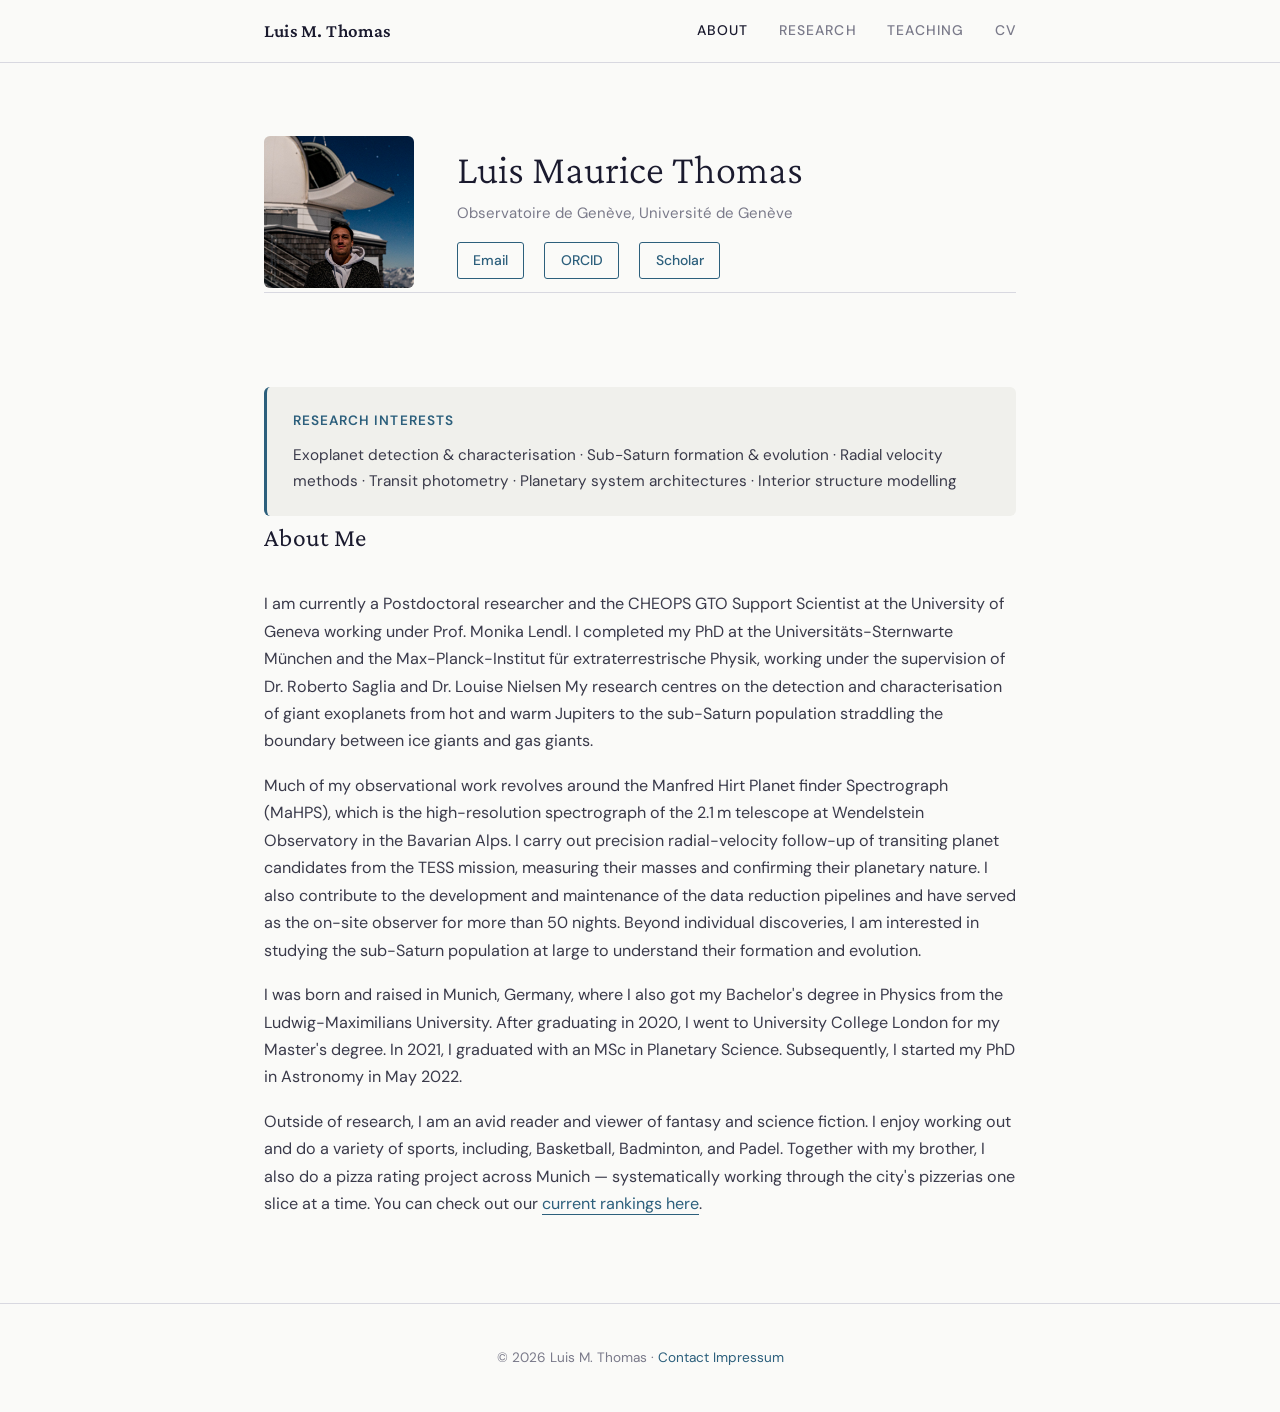
<file: index.html>
<!DOCTYPE html>
<html lang="en">
<head>
  <meta charset="UTF-8">
  <meta name="viewport" content="width=device-width, initial-scale=1.0">
  <title>Luis M. Thomas — Exoplanet Researcher</title>
  <meta name="description" content="PhD researcher in exoplanet detection and characterisation at LMU Munich and the Max Planck Institute for Extraterrestrial Physics.">
  <meta name="google-site-verification" content="ayD5KF917jxEvNdZZ9BDGF9L7ErZldsMIMGQnNhTNCA" />
  <link rel="preconnect" href="https://fonts.googleapis.com">
  <link rel="preconnect" href="https://fonts.gstatic.com" crossorigin>
  <link href="https://fonts.googleapis.com/css2?family=Crimson+Pro:ital,wght@0,300;0,400;0,600;1,400&family=DM+Sans:wght@400;500;600&display=swap" rel="stylesheet">
  <link rel="stylesheet" href="style.css">
</head>
<body>

  <nav>
    <div class="nav-inner">
      <a href="index.html" class="nav-name">Luis M. Thomas</a>
      <div class="nav-links">
        <a href="index.html" class="active">About</a>
        <a href="research.html">Research</a>
        <a href="teaching.html">Teaching</a>
        <a href="Images/CV_LT.pdf" target="_blank">CV</a>
      </div>
    </div>
  </nav>

  <div class="container">

    <section class="hero" id="top">
      <div class="hero-grid fade-in">
        <div class="hero-photo">
          <img src="Images/WST_photo.JPG" alt="Luis M. Thomas">
        </div>
        <div>
          <h1>Luis Maurice Thomas</h1>
          <div class="affiliation">
            Observatoire de Genève, Université de Genève
          </div>
          <div class="hero-links">
            <a href="mailto:luis.thomas@unige.ch">Email</a>
            <a href="https://orcid.org/0009-0006-1571-0306" target="_blank">ORCID</a>
            <a href="https://scholar.google.com/citations?user=QF1l3r8AAAAJ&hl=de" target="_blank">Scholar</a>
          </div>
        </div>
      </div>
    </section>

    <section class="about fade-in">
      <div class="research-interests">
        <h3>Research Interests</h3>
        <p>
          Exoplanet detection &amp; characterisation · Sub-Saturn formation &amp; evolution ·
          Radial velocity methods · Transit photometry · Planetary system architectures ·
          Interior structure modelling
        </p>
      </div>
      <h2 class="section-title">About Me</h2>
      <p>
        I am currently a Postdoctoral researcher and the CHEOPS GTO Support Scientist at the University of Geneva working under Prof. Monika Lendl.
        I completed my PhD at the Universitäts-Sternwarte München and the
        Max-Planck-Institut für extraterrestrische Physik, working under the supervision
        of Dr.&nbsp;Roberto Saglia and Dr.&nbsp;Louise Nielsen My research centres on the detection and
        characterisation of giant exoplanets from hot and warm Jupiters to the sub-Saturn population straddling the boundary between
        ice giants and gas giants.
      </p>
      <p>
        Much of my observational work revolves around the Manfred Hirt Planet finder Spectrograph (MaHPS), which is the high-resolution spectrograph of the 2.1&thinsp;m telescope at Wendelstein Observatory in the Bavarian Alps. 
        I carry out precision radial-velocity follow-up of transiting planet candidates from the TESS mission, measuring their masses and confirming their planetary nature. I also contribute to the development and maintenance of the data reduction pipelines and have served as the on-site observer for more than 50 nights.
        Beyond individual discoveries, I am interested in studying the sub-Saturn population at large to understand their formation and evolution.
        
      </p>
      <p>
        I was born and raised in Munich, Germany, where I also got my Bachelor's degree in Physics from the Ludwig-Maximilians University. 
        After graduating in 2020, I went to University College London for my Master's degree. In 2021, I graduated with an MSc in Planetary Science. 
        Subsequently, I started my PhD in Astronomy in May 2022. 
      </p>
      <p>
        Outside of research, I am an avid reader and viewer of fantasy and science fiction.
        I enjoy working out and do a variety of sports, including, Basketball, Badminton, and Padel. Together with my brother, I also do a pizza rating project across
        Munich — systematically working through the city's pizzerias one slice at a time.
        You can check out our <a href="Images/pizza_ranking.pdf" target="_blank" style="color: var(--accent); text-decoration: none; border-bottom: 1px solid var(--accent);">current rankings here</a>.
      </p>
    </section>

  </div>

  <footer>
    <div class="container">
      &copy; 2026 Luis M. Thomas ·
      <a href="mailto:lthomas@mpe.mpg.de">Contact</a>
      <a href="impressum.html">Impressum</a>
    </div>
  </footer>

  <script>
    document.addEventListener('DOMContentLoaded', () => {
      const observer = new IntersectionObserver((entries) => {
        entries.forEach(e => { if (e.isIntersecting) e.target.classList.add('visible'); });
      }, { threshold: 0.12 });
      document.querySelectorAll('.fade-in').forEach(el => observer.observe(el));
    });
  </script>
</body>
</html>
</file>
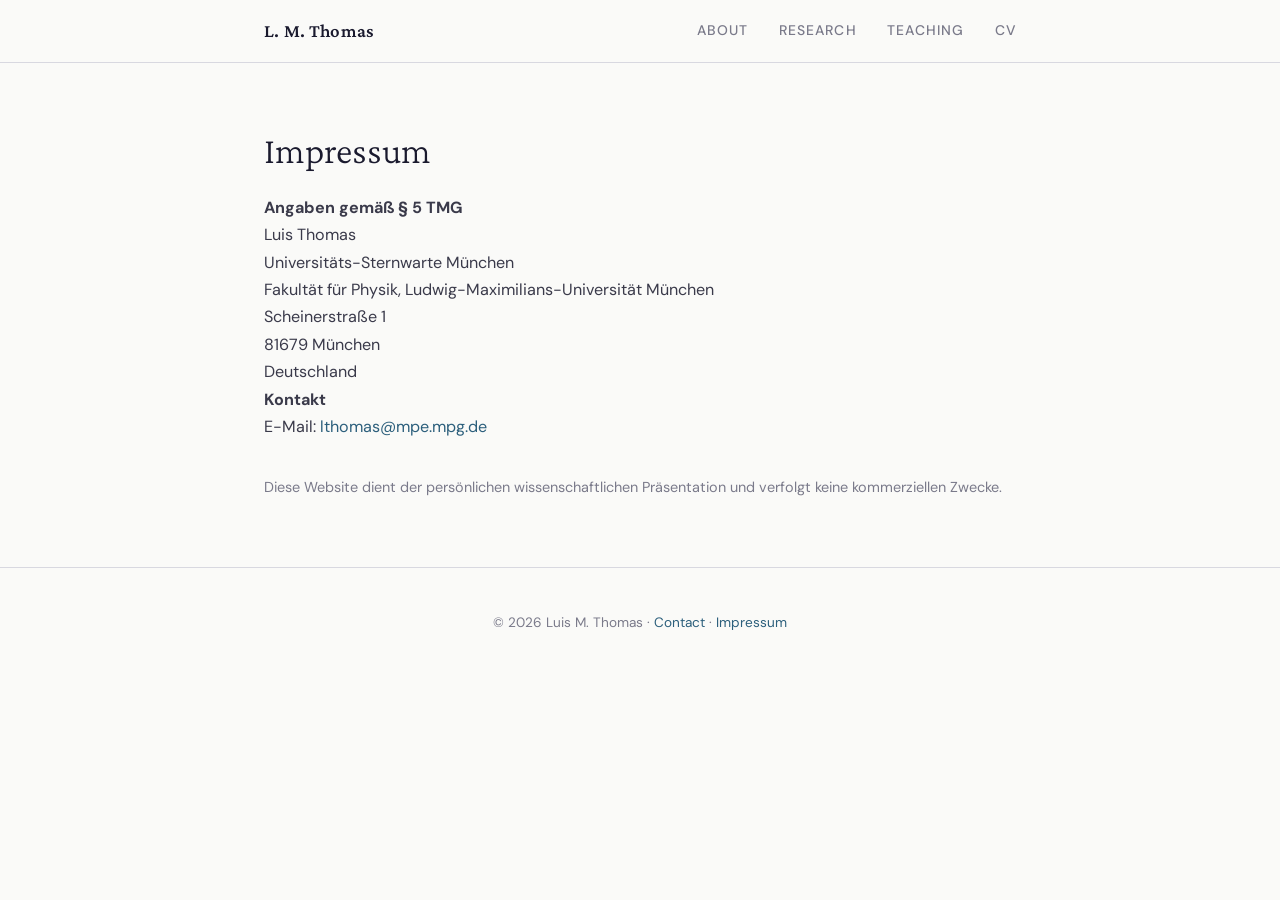
<file: impressum.html>
<!DOCTYPE html>
<html lang="de">
<head>
  <meta charset="UTF-8">
  <meta name="viewport" content="width=device-width, initial-scale=1.0">
  <title>Impressum — Luis M. Thomas</title>
  <link rel="preconnect" href="https://fonts.googleapis.com">
  <link rel="preconnect" href="https://fonts.gstatic.com" crossorigin>
  <link href="https://fonts.googleapis.com/css2?family=Crimson+Pro:ital,wght@0,300;0,400;0,600;1,400&family=DM+Sans:wght@400;500;600&display=swap" rel="stylesheet">
  <link rel="stylesheet" href="style.css">
</head>
<body>

  <nav>
    <div class="nav-inner">
      <a href="index.html" class="nav-name">L. M. Thomas</a>
      <div class="nav-links">
        <a href="index.html">About</a>
        <a href="research.html">Research</a>
        <a href="teaching.html">Teaching</a>
        <a href="Images/CV_LT.pdf" target="_blank">CV</a>
      </div>
    </div>
  </nav>

  <div class="container">

    <div class="page-header fade-in">
      <h1>Impressum</h1>
    </div>

    <section style="padding-top: 1rem;" class="fade-in">

      <div style="font-size: 0.95rem;">

        <p><strong>Angaben gemäß § 5 TMG</strong></p>

        <p>
          Luis Thomas<br>
          Universitäts-Sternwarte München<br>
          Fakultät für Physik, Ludwig-Maximilians-Universität München<br>
          Scheinerstraße 1<br>
          81679 München<br>
          Deutschland
        </p>

        <p>
          <strong>Kontakt</strong><br>
          E-Mail: <a href="mailto:lthomas@mpe.mpg.de" style="color: var(--accent); text-decoration: none;">lthomas@mpe.mpg.de</a>
        </p>

        <p style="margin-top: 2rem; font-size: 0.85rem; color: var(--muted);">
          Diese Website dient der persönlichen wissenschaftlichen Präsentation und verfolgt keine kommerziellen Zwecke.
        </p>

      </div>

    </section>

  </div>

  <footer>
    <div class="container">
      &copy; 2026 Luis M. Thomas ·
      <a href="mailto:lthomas@mpe.mpg.de">Contact</a> ·
      <a href="impressum.html">Impressum</a>
    </div>
  </footer>

  <script>
    document.addEventListener('DOMContentLoaded', () => {
      const observer = new IntersectionObserver((entries) => {
        entries.forEach(e => { if (e.isIntersecting) e.target.classList.add('visible'); });
      }, { threshold: 0.12 });
      document.querySelectorAll('.fade-in').forEach(el => observer.observe(el));
    });
  </script>
</body>
</html>
</file>
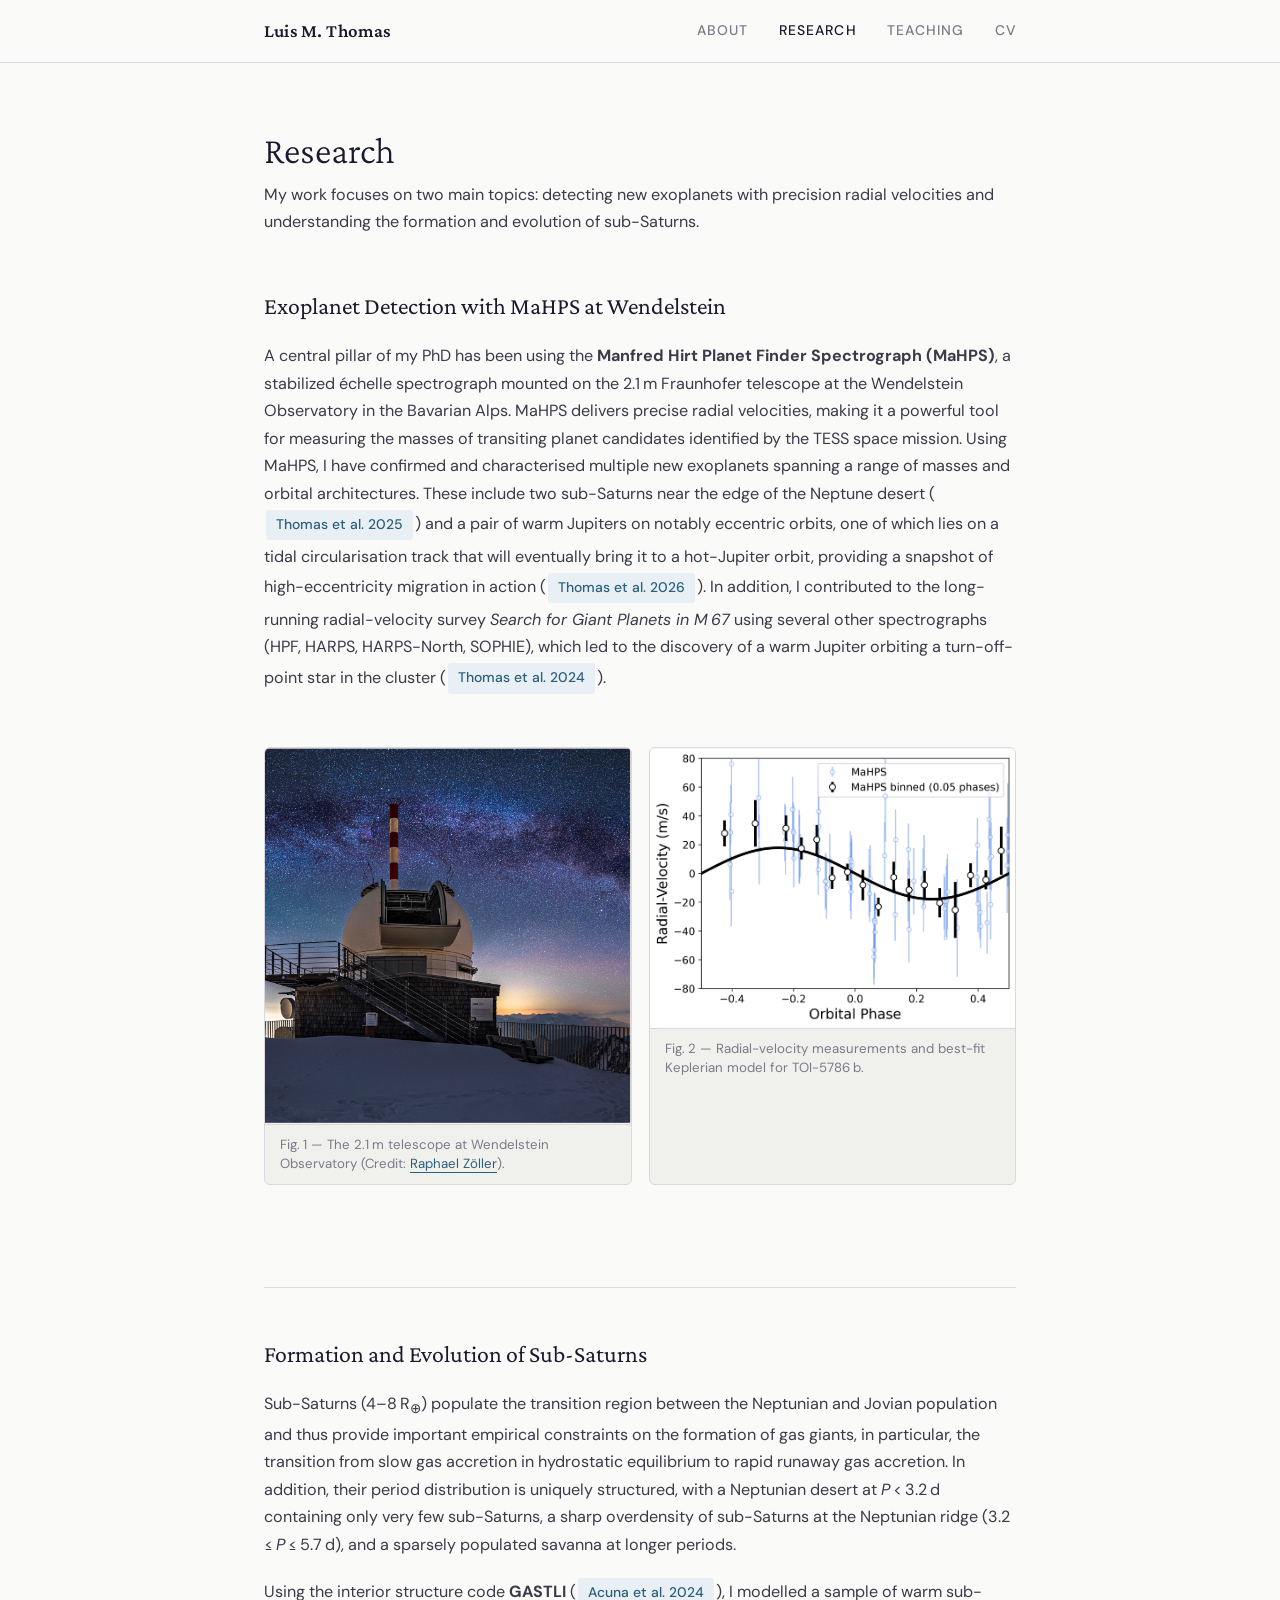
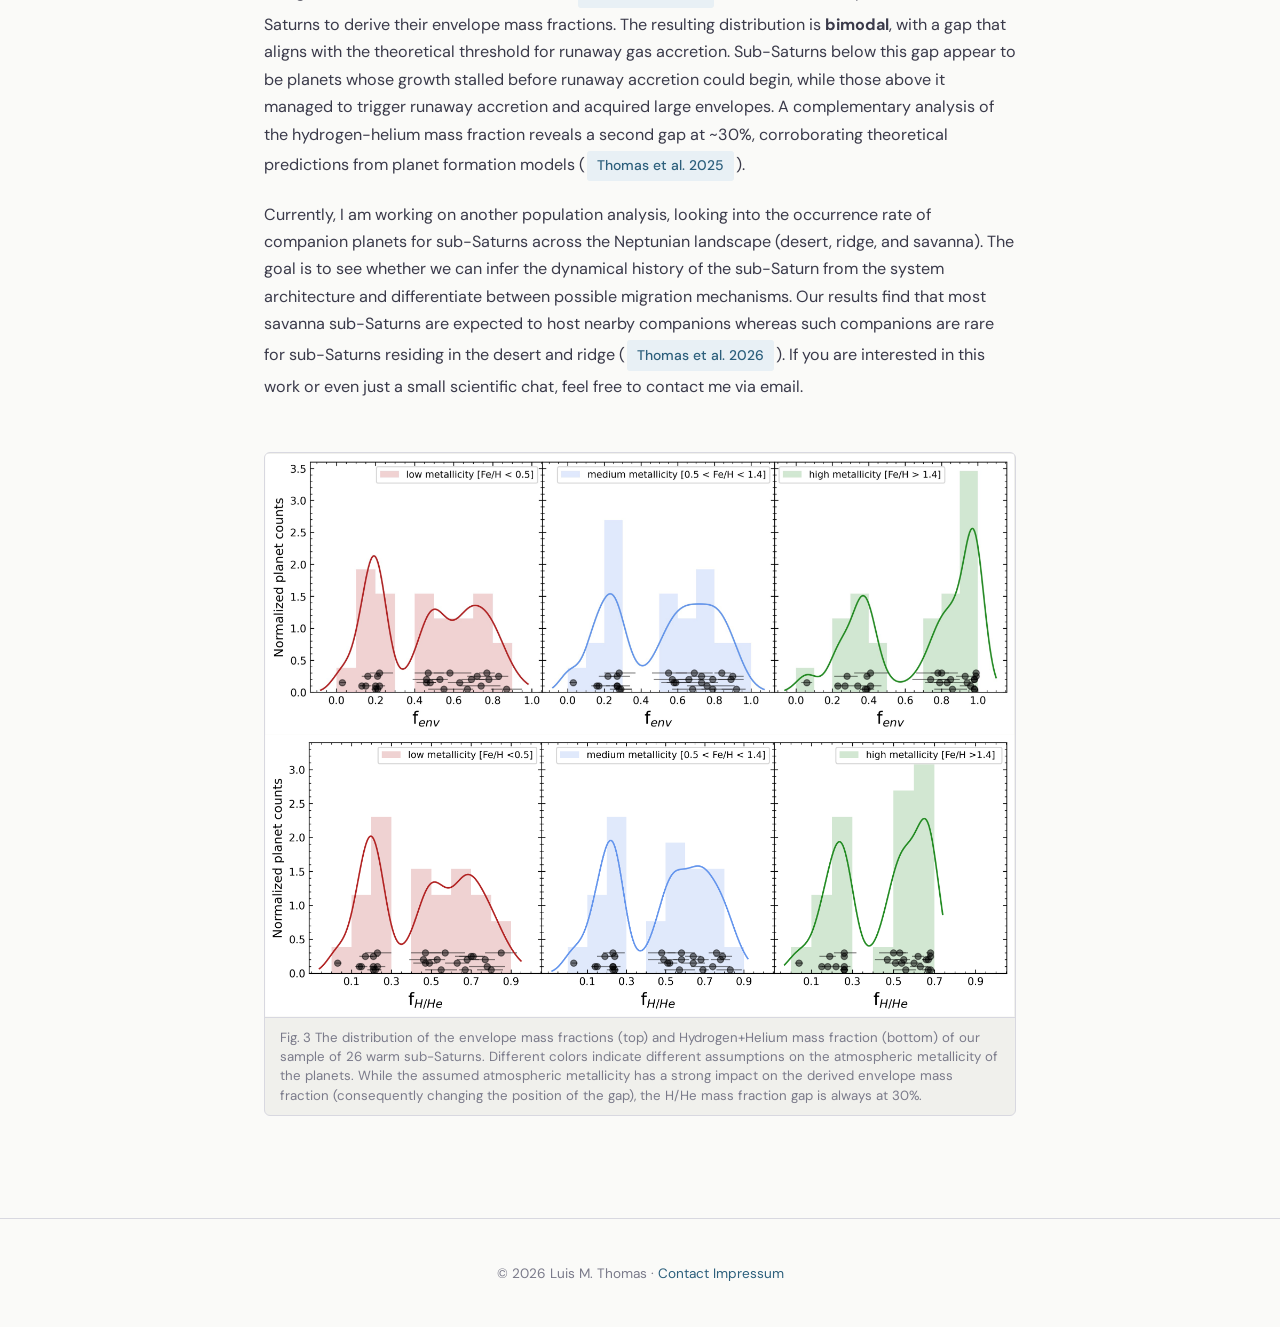
<file: research.html>
<!DOCTYPE html>
<html lang="en">
<head>
  <meta charset="UTF-8">
  <meta name="viewport" content="width=device-width, initial-scale=1.0">
  <title>Research — Luis M. Thomas</title>
  <meta name="description" content="Research on exoplanet detection with MaHPS and sub-Saturn formation and evolution — Luis M. Thomas, LMU Munich / MPE.">
  <link rel="preconnect" href="https://fonts.googleapis.com">
  <link rel="preconnect" href="https://fonts.gstatic.com" crossorigin>
  <link href="https://fonts.googleapis.com/css2?family=Crimson+Pro:ital,wght@0,300;0,400;0,600;1,400&family=DM+Sans:wght@400;500;600&display=swap" rel="stylesheet">
  <link rel="stylesheet" href="style.css">
</head>
<body>

  <nav>
    <div class="nav-inner">
      <a href="index.html" class="nav-name">Luis M. Thomas</a>
      <div class="nav-links">
        <a href="index.html">About</a>
        <a href="research.html" class="active">Research</a>
        <a href="teaching.html">Teaching</a>
        <a href="Images/CV_LT.pdf" target="_blank">CV</a>
      </div>
    </div>
  </nav>

  <div class="container">

    <div class="page-header">
      <h1>Research</h1>
      <p class="page-subtitle">
        My work focuses on two main topics: detecting new exoplanets with
        precision radial velocities and understanding the formation and evolution
        of sub-Saturns.
      </p>
    </div>

    <!-- ═══════════════════════════════════════════ -->
    <!-- RESEARCH AREA 1: EXOPLANET DETECTION WITH MAHPS      -->
    <!-- ═══════════════════════════════════════════ -->
    <div class="research-block">
      <h2>Exoplanet Detection with MaHPS at Wendelstein</h2>

      <p>
        A central pillar of my PhD has been using the
        <strong>Manfred Hirt Planet Finder Spectrograph (MaHPS)</strong>,
        a stabilized échelle spectrograph mounted on the 2.1&thinsp;m Fraunhofer
        telescope at the Wendelstein Observatory in the Bavarian Alps. MaHPS
        delivers precise radial velocities, making it a
        powerful tool for measuring the masses of transiting planet candidates
        identified by the TESS space mission. Using MaHPS, I have confirmed and characterised multiple new exoplanets
        spanning a range of masses and orbital architectures. These include two
        sub-Saturns near the edge of the Neptune desert 
        (<a href="https://doi.org/10.1051/0004-6361/202451676" class="paper-ref">Thomas et al. 2025</a>)
        and a pair of warm Jupiters on notably eccentric orbits, one of
        which lies on a tidal circularisation track that will eventually bring it
        to a hot-Jupiter orbit, providing a snapshot of high-eccentricity
        migration in action (<a href="https://doi.org/10.1051/0004-6361/202660426" class="paper-ref">Thomas et al. 2026</a>). 
        In addition, I contributed to the long-running radial-velocity survey
        <em>Search for Giant Planets in M&thinsp;67</em> using several other
        spectrographs (HPF, HARPS, HARPS-North, SOPHIE), which led to the
        discovery of a warm Jupiter orbiting a turn-off-point star in the
        cluster
        (<a href="https://doi.org/10.1051/0004-6361/202449233" class="paper-ref">Thomas et al. 2024</a>).
      </p>

      <div class="figure-group">
        <figure class="figure-slot">
          <img src="Images/WST_telescope.png" alt="WST Telescope"> 
          <figcaption>Fig.&thinsp;1 — The 2.1&thinsp;m telescope at Wendelstein Observatory (Credit: <a href="https://homepages.usm.uni-muenchen.de/rzoeller/" target="_blank" style="color: var(--accent); text-decoration: none; border-bottom: 1px solid var(--accent);">Raphael Zöller</a>).</figcaption>
        </figure>
        <figure class="figure-slot">
          <img src="Images/toi5786_rvcurve.png" alt="TOI-5786&thinsp;b RV time series"> 
          <figcaption>Fig.&thinsp;2 — Radial-velocity measurements and best-fit Keplerian model for TOI-5786&thinsp;b.</figcaption>
        </figure>
      </div>
    </div>

    <!-- ═══════════════════════════════════════════ -->
    <!-- RESEARCH AREA 2: THE SUB-SATURN POPULATION -->
    <!-- ═══════════════════════════════════════════ -->
  <div class="research-block">
      <h2>Formation and Evolution of Sub-Saturns</h2>

      <p>
          Sub-Saturns (4–8&thinsp;R<sub>⊕</sub>) populate the transition region between the Neptunian and Jovian population and 
        thus provide important empirical constraints on the formation of gas giants, 
        in particular, the transition from slow gas accretion in hydrostatic equilibrium to rapid runaway gas accretion. 
        In addition, their period distribution is uniquely structured, with a Neptunian desert at <em>P</em>&thinsp;&lt;&thinsp;3.2&thinsp;d 
        containing only very few sub-Saturns, a sharp overdensity of sub-Saturns at the Neptunian ridge (3.2&thinsp;≤&thinsp;<em>P</em>&thinsp;≤&thinsp;5.7&thinsp;d), 
        and a sparsely populated savanna at longer periods.
      </p>

      <p>
        Using the interior structure code <strong>GASTLI</strong> (<a href="https://doi.org/10.1051/0004-6361/202450559" class="paper-ref">Acuna et al. 2024</a>), I modelled a
        sample of warm sub-Saturns to derive their envelope mass fractions.
        The resulting distribution is <strong>bimodal</strong>, with a
        gap that aligns with the theoretical threshold for runaway gas
        accretion. Sub-Saturns below this gap appear to be planets whose
        growth stalled before runaway accretion could begin, while those above
        it managed to trigger runaway accretion and acquired large envelopes. A complementary analysis of
        the hydrogen-helium mass fraction reveals a second gap at ~30%,
        corroborating theoretical predictions from planet formation models
        (<a href="https://doi.org/10.1051/0004-6361/202556560" class="paper-ref">Thomas et al. 2025</a>).
      </p>

      
      <p>
        Currently, I am working on another population analysis, looking into the occurrence rate of companion planets for sub-Saturns across the Neptunian landscape (desert, ridge, and savanna).
        The goal is to see whether we can infer the dynamical history of the sub-Saturn from the system architecture and differentiate between possible migration mechanisms. Our results find that most savanna sub-Saturns are expected to host nearby companions whereas such companions are rare for sub-Saturns residing in the desert and ridge (<a href=" 	
https://doi.org/10.48550/arXiv.2607.09451" class="paper-ref">Thomas et al. 2026</a>). 
        If you are interested in this work or even just a small scientific chat, feel free to contact me via email.
      </p>

      
      <div class="figure-group single">
        <figure class="figure-slot">
          <img src="Images/combined_subsat_distribution.png" alt="Bimodal envelope mass fraction distribution">
          <figcaption>Fig.&thinsp;3 The distribution of the envelope mass fractions (top) and Hydrogen+Helium mass fraction (bottom) of our sample of 26 warm sub-Saturns.
          Different colors indicate different assumptions on the atmospheric metallicity of the planets. While the assumed atmospheric metallicity has a strong impact on the derived envelope mass fraction
          (consequently changing the position of the gap), the H/He mass fraction gap is always at 30%.</figcaption>
        </figure>
      </div>

    </div>

  </div>

  <footer>
    <div class="container">
      &copy; 2026 Luis M. Thomas ·
      <a href="mailto:lthomas@mpe.mpg.de">Contact</a>
      <a href="impressum.html">Impressum</a>
    </div>
  </footer>

  <script>
    document.addEventListener('DOMContentLoaded', () => {
      const observer = new IntersectionObserver((entries) => {
        entries.forEach(e => { if (e.isIntersecting) e.target.classList.add('visible'); });
      }, { threshold: 0.12 });
      document.querySelectorAll('.fade-in').forEach(el => observer.observe(el));
    });
  </script>
</body>
</html>
</file>
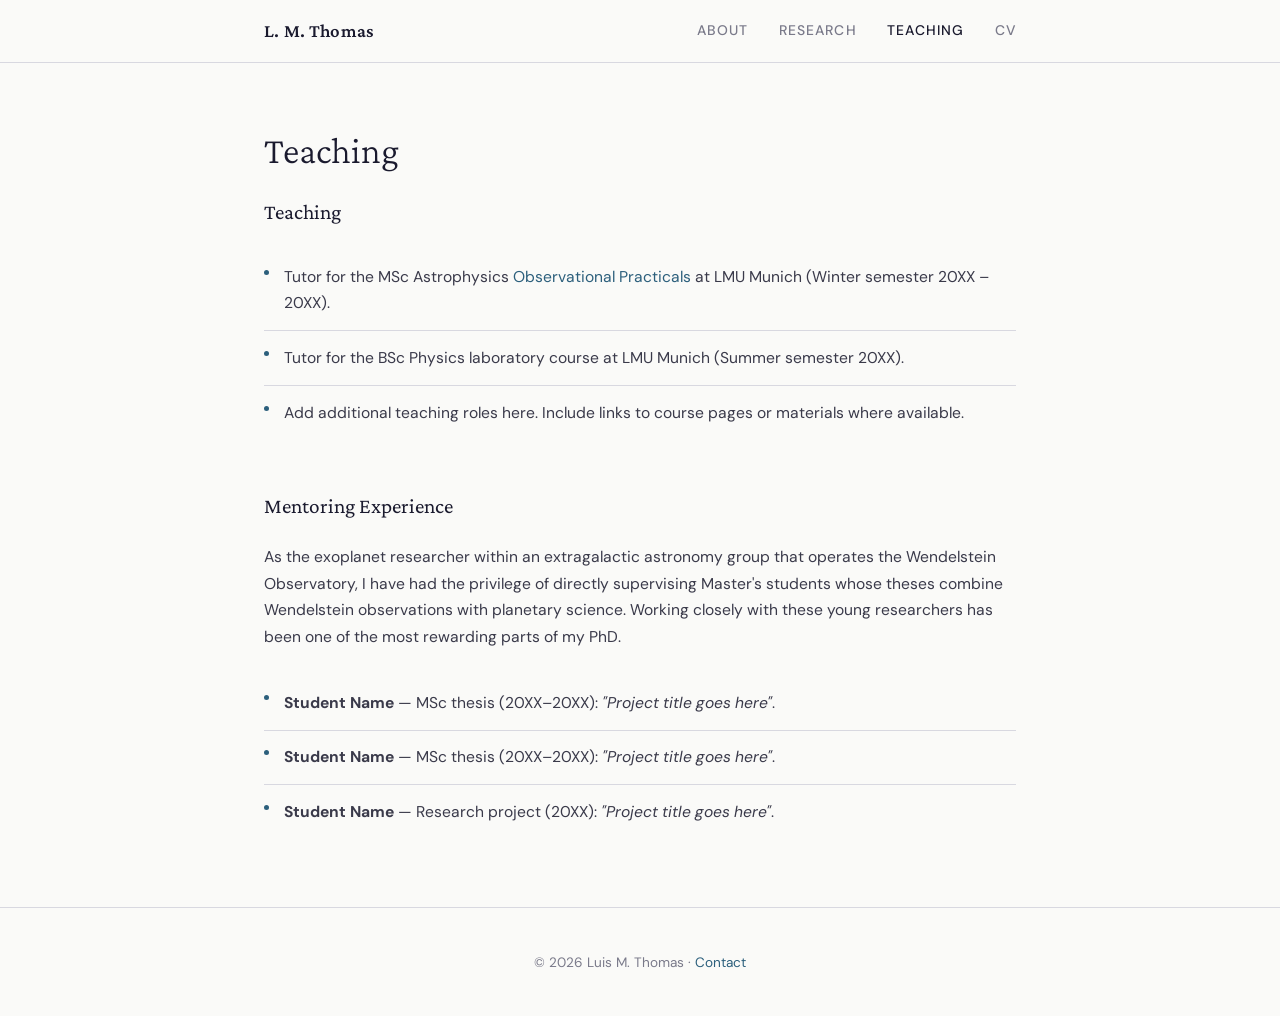
<file: teaching(3).html>
<!DOCTYPE html>
<html lang="en">
<head>
  <meta charset="UTF-8">
  <meta name="viewport" content="width=device-width, initial-scale=1.0">
  <title>Teaching — Luis M. Thomas</title>
  <link rel="preconnect" href="https://fonts.googleapis.com">
  <link rel="preconnect" href="https://fonts.gstatic.com" crossorigin>
  <link href="https://fonts.googleapis.com/css2?family=Crimson+Pro:ital,wght@0,300;0,400;0,600;1,400&family=DM+Sans:wght@400;500;600&display=swap" rel="stylesheet">
  <link rel="stylesheet" href="style.css">
</head>
<body>

  <nav>
    <div class="nav-inner">
      <a href="index.html" class="nav-name">L. M. Thomas</a>
      <div class="nav-links">
        <a href="index.html">About</a>
        <a href="research.html">Research</a>
        <a href="teaching.html" class="active">Teaching</a>
        <a href="cv.pdf" target="_blank">CV</a>
      </div>
    </div>
  </nav>

  <div class="container">

    <div class="page-header fade-in">
      <h1>Teaching</h1>
    </div>

    <section style="padding-top: 1rem;" class="fade-in">

      <!-- ── TEACHING ── -->
      <div class="teaching-section">
        <h2 class="teaching-heading">Teaching</h2>
        <ul class="teaching-list">
          <li>
            Tutor for the MSc Astrophysics
            <a href="#">Observational Practicals</a>
            at LMU Munich (Winter semester 20XX – 20XX).
          </li>
          <li>
            Tutor for the BSc Physics laboratory course
            at LMU Munich (Summer semester 20XX).
          </li>
          <li>
            Add additional teaching roles here. Include links to course
            pages or materials where available.
          </li>
        </ul>
      </div>

      <!-- ── MENTORING ── -->
      <div class="teaching-section">
        <h2 class="teaching-heading">Mentoring Experience</h2>

        <p style="font-size: 0.92rem; margin-bottom: 1.5rem; color: var(--body);">
          As the exoplanet researcher within an extragalactic astronomy group that operates
          the Wendelstein Observatory, I have had the privilege of directly supervising
          Master's students whose theses combine Wendelstein observations with planetary
          science. Working closely with these young researchers has been one of the most
          rewarding parts of my PhD.
        </p>

        <ul class="teaching-list">
          <li>
            <strong>Student Name</strong> — MSc thesis (20XX–20XX):
            <em>"Project title goes here"</em>.
          </li>
          <li>
            <strong>Student Name</strong> — MSc thesis (20XX–20XX):
            <em>"Project title goes here"</em>.
          </li>
          <li>
            <strong>Student Name</strong> — Research project (20XX):
            <em>"Project title goes here"</em>.
          </li>
        </ul>

      </div>

    </section>

  </div>

  <footer>
    <div class="container">
      &copy; 2026 Luis M. Thomas ·
      <a href="mailto:your.email@example.com">Contact</a>
    </div>
  </footer>

  <script>
    document.addEventListener('DOMContentLoaded', () => {
      const observer = new IntersectionObserver((entries) => {
        entries.forEach(e => { if (e.isIntersecting) e.target.classList.add('visible'); });
      }, { threshold: 0.12 });
      document.querySelectorAll('.fade-in').forEach(el => observer.observe(el));
    });
  </script>
</body>
</html>
</file>
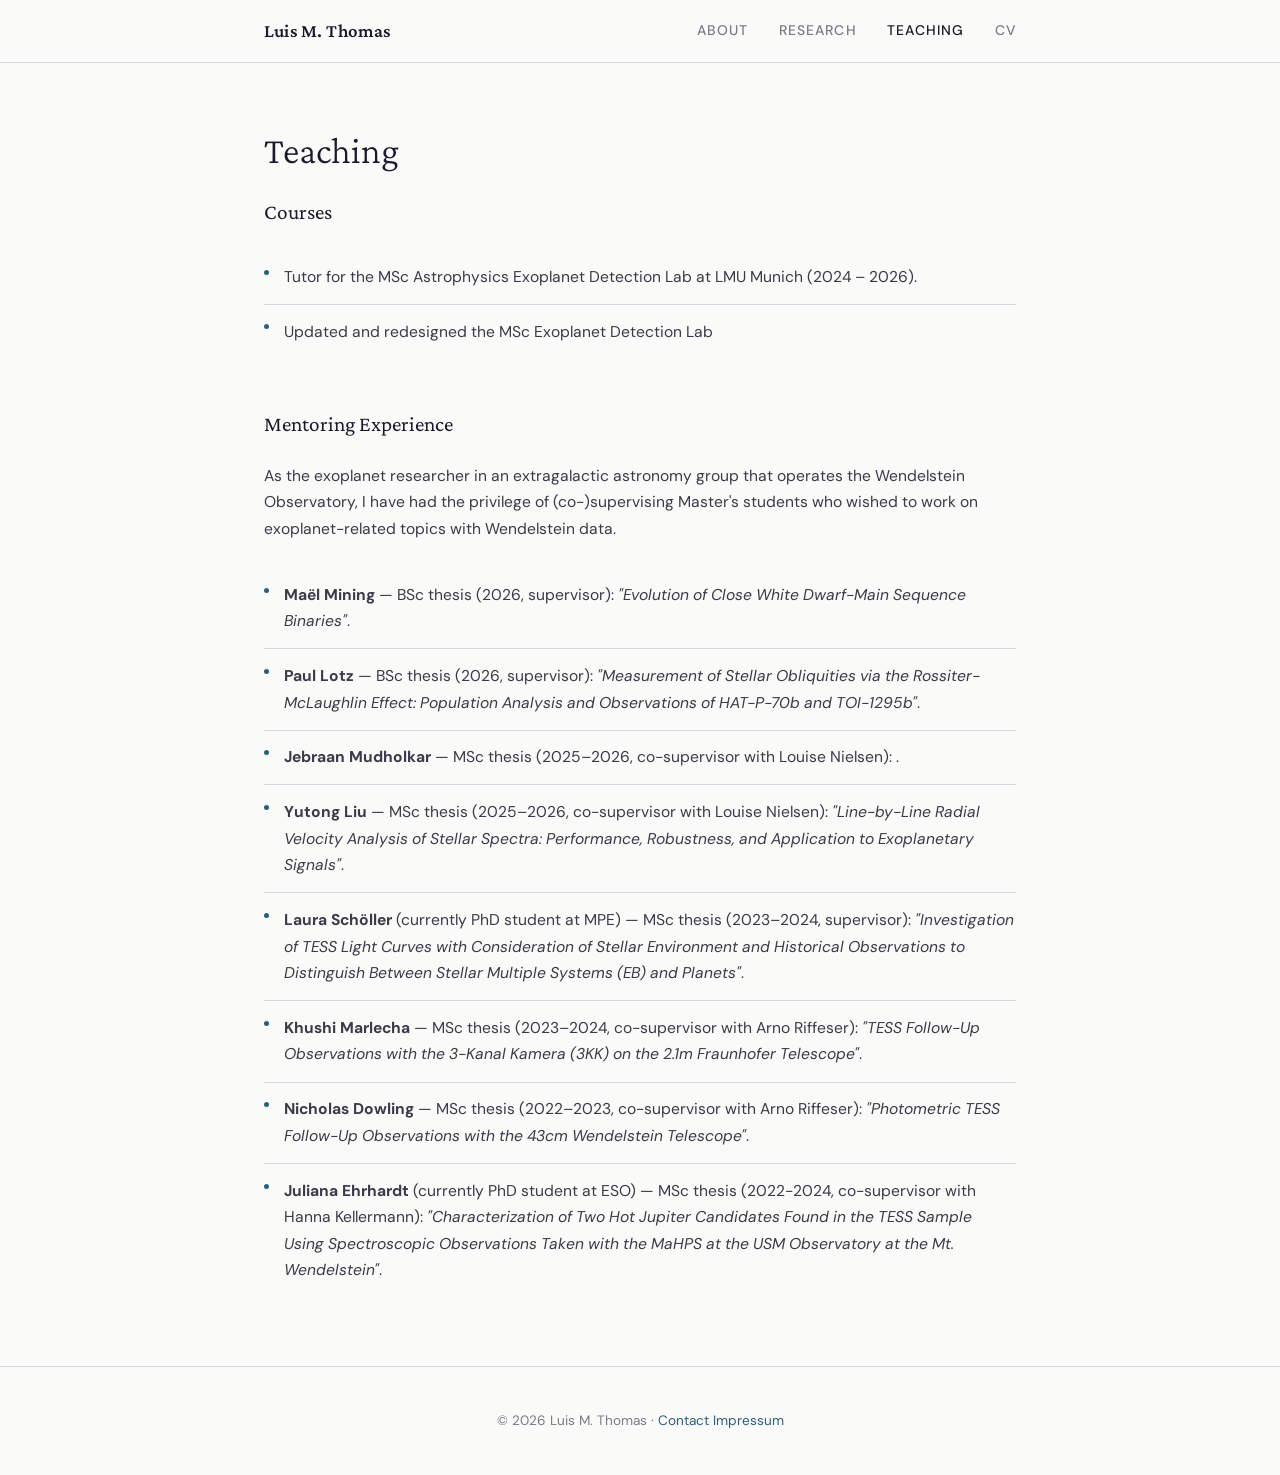
<file: teaching.html>
<!DOCTYPE html>
<html lang="en">
<head>
  <meta charset="UTF-8">
  <meta name="viewport" content="width=device-width, initial-scale=1.0">
  <title>Teaching — Luis M. Thomas</title>
  <meta name="description" content=" Teaching activities of Luis M. Thomas, LMU Munich / MPE.">
  <link rel="preconnect" href="https://fonts.googleapis.com">
  <link rel="preconnect" href="https://fonts.gstatic.com" crossorigin>
  <link href="https://fonts.googleapis.com/css2?family=Crimson+Pro:ital,wght@0,300;0,400;0,600;1,400&family=DM+Sans:wght@400;500;600&display=swap" rel="stylesheet">
  <link rel="stylesheet" href="style.css">
</head>
<body>

  <nav>
    <div class="nav-inner">
      <a href="index.html" class="nav-name">Luis M. Thomas</a>
      <div class="nav-links">
        <a href="index.html">About</a>
        <a href="research.html">Research</a>
        <a href="teaching.html" class="active">Teaching</a>
        <a href="Images/CV_LT.pdf" target="_blank">CV</a>
      </div>
    </div>
  </nav>

  <div class="container">

    <div class="page-header fade-in">
      <h1>Teaching</h1>
    </div>

    <section style="padding-top: 1rem;" class="fade-in">

      <!-- ── TEACHING ── -->
      <div class="teaching-section">
        <h2 class="teaching-heading">Courses</h2>
        <ul class="teaching-list">
          <li>
            Tutor for the MSc Astrophysics Exoplanet Detection Lab
            at LMU Munich (2024 – 2026).
          </li>
          <li>
            Updated and redesigned the MSc Exoplanet Detection Lab
          </li>
        </ul>
      </div>

      <!-- ── MENTORING ── -->
      <div class="teaching-section">
        <h2 class="teaching-heading">Mentoring Experience</h2>

        <p style="font-size: 0.92rem; margin-bottom: 1.5rem; color: var(--body);">
          As the exoplanet researcher in an extragalactic astronomy group that operates
          the Wendelstein Observatory, I have had the privilege of (co-)supervising
          Master's students who wished to work on exoplanet-related topics with Wendelstein data.
        </p>

        <ul class="teaching-list">
          <li>
            <strong>Maël Mining</strong> — BSc thesis (2026, supervisor):
            <em>"Evolution of Close White Dwarf-Main Sequence Binaries"</em>.
          </li>
          </li>
          <li>
            <strong>Paul Lotz</strong> — BSc thesis (2026, supervisor):
            <em>"Measurement of Stellar Obliquities via the Rossiter-McLaughlin Effect: Population Analysis and Observations of HAT-P-70b and TOI-1295b"</em>.
          </li>
          </li>
          <li>
            <strong>Jebraan Mudholkar</strong> — MSc thesis (2025–2026, co-supervisor with Louise Nielsen):
            <em></em>.
          </li>
          <li>
            <strong>Yutong Liu</strong> — MSc thesis (2025–2026, co-supervisor with Louise Nielsen):
            <em>"Line-by-Line Radial Velocity Analysis of Stellar Spectra: Performance, Robustness, and Application to Exoplanetary Signals"</em>.
          </li>
          <li>
            <strong>Laura Schöller</strong> (currently PhD student at MPE) — MSc thesis (2023–2024, supervisor):
            <em>"Investigation of TESS Light Curves with Consideration of Stellar Environment and Historical Observations to Distinguish Between Stellar Multiple Systems (EB) and Planets"</em>.
          </li>
          <li>
            <strong>Khushi Marlecha</strong> — MSc thesis (2023–2024, co-supervisor with Arno Riffeser):
            <em>"TESS Follow-Up Observations with the 3-Kanal Kamera (3KK) on the 2.1m Fraunhofer Telescope"</em>.
          </li>
          <li>
            <strong>Nicholas Dowling</strong> — MSc thesis (2022–2023, co-supervisor with Arno Riffeser):
            <em>"Photometric TESS Follow-Up Observations with the 43cm Wendelstein Telescope"</em>.
          </li>
          <li>
            <strong>Juliana Ehrhardt</strong> (currently PhD student at ESO) — MSc thesis (2022-2024, co-supervisor with Hanna Kellermann):
            <em>"Characterization of Two Hot Jupiter Candidates Found in the TESS Sample Using Spectroscopic Observations Taken with the MaHPS at the USM Observatory at the Mt. Wendelstein"</em>.
          </li>
        </ul>

      </div>

    </section>

  </div>

  <footer>
    <div class="container">
      &copy; 2026 Luis M. Thomas ·
      <a href="mailto:lthomas@mpe.mpg.de">Contact</a>
      <a href="impressum.html">Impressum</a>
    </div>
  </footer>

  <script>
    document.addEventListener('DOMContentLoaded', () => {
      const observer = new IntersectionObserver((entries) => {
        entries.forEach(e => { if (e.isIntersecting) e.target.classList.add('visible'); });
      }, { threshold: 0.12 });
      document.querySelectorAll('.fade-in').forEach(el => observer.observe(el));
    });
  </script>
</body>
</html>
</file>
<file: style.css>
/* ── VARIABLES ── */
:root {
  --ink: #1a1a2e;
  --body: #3a3a4a;
  --muted: #7a7a8a;
  --rule: #d8d8e0;
  --bg: #fafaf8;
  --bg-alt: #f0f0ec;
  --accent: #2c5f7c;
  --accent-light: #e8f0f5;
  --serif: 'Crimson Pro', Georgia, serif;
  --sans: 'DM Sans', system-ui, sans-serif;
}

*, *::before, *::after { margin: 0; padding: 0; box-sizing: border-box; }
html { scroll-behavior: smooth; font-size: 17px; }

body {
  font-family: var(--sans);
  color: var(--body);
  background: var(--bg);
  line-height: 1.7;
  -webkit-font-smoothing: antialiased;
}

/* ── NAV ── */
nav {
  position: fixed;
  top: 0; left: 0; right: 0;
  z-index: 100;
  background: rgba(250, 250, 248, 0.92);
  backdrop-filter: blur(12px);
  border-bottom: 1px solid var(--rule);
}
nav .nav-inner {
  max-width: 820px;
  margin: 0 auto;
  padding: 0.9rem 2rem;
  display: flex;
  justify-content: space-between;
  align-items: center;
}
nav .nav-name {
  font-family: var(--serif);
  font-weight: 600;
  font-size: 1.1rem;
  color: var(--ink);
  text-decoration: none;
  letter-spacing: 0.01em;
}
nav .nav-links { display: flex; gap: 1.8rem; }
nav .nav-links a {
  font-size: 0.82rem;
  font-weight: 500;
  text-decoration: none;
  color: var(--muted);
  text-transform: uppercase;
  letter-spacing: 0.08em;
  transition: color 0.2s;
}
nav .nav-links a:hover,
nav .nav-links a.active { color: var(--ink); }

/* ── LAYOUT ── */
.container {
  max-width: 820px;
  margin: 0 auto;
  padding: 0 2rem;
}

section { padding: 4rem 0; }
section + section { border-top: 1px solid var(--rule); }

/* ── PAGE HEADER ── */
.page-header {
  padding-top: 7.5rem;
  padding-bottom: 0.25rem;   /* was 2rem */
}
.page-header h1 {
  font-family: var(--serif);
  font-size: 2.2rem;
  font-weight: 300;
  color: var(--ink);
  line-height: 1.2;
}
.page-header .page-subtitle {
  font-size: 0.95rem;
  color: var(--body);        /* was var(--muted) */
  margin-top: 0.5rem;
}

/* ── HERO (index/about landing) ── */
.hero {
  padding-top: 8rem;
  padding-bottom: 0.25rem;    /* was 3rem */
  border-bottom: none;
}
.hero-grid {
  display: grid;
  grid-template-columns: 150px 1fr;
  gap: 2.5rem;
  align-items: center;
}
.hero-photo {
  width: 150px;
  background: transparent;
  border-radius: 6px;
  display: flex;
  align-items: center;
  justify-content: center;
  font-size: 3rem;
  color: var(--muted);
  overflow: hidden;
}
.hero-photo img { width: 100%; display: block; }
.hero h1 {
  font-family: var(--serif);
  font-size: 2.4rem;
  font-weight: 300;
  color: var(--ink);
  line-height: 1.2;
  margin-bottom: 0.5rem;
}
.hero .subtitle {
  font-size: 1rem;
  color: var(--accent);
  font-weight: 500;
  margin-bottom: 0.6rem;
}
.hero .affiliation {
  font-size: 0.88rem;
  color: var(--muted);
  line-height: 1.5;
}
.hero .hero-links {
  margin-top: 1rem;
  display: flex;
  gap: 1.2rem;
  flex-wrap: wrap;
}
.hero .hero-links a {
  font-size: 0.82rem;
  font-weight: 500;
  text-decoration: none;
  color: var(--accent);
  border: 1px solid var(--accent);
  padding: 0.35rem 0.9rem;
  border-radius: 3px;
  transition: all 0.2s;
}
.hero .hero-links a:hover {
  background: var(--accent);
  color: #fff;
}

/* ── SECTION HEADINGS ── */
.section-title {
  font-family: var(--serif);
  font-size: 1.5rem;
  font-weight: 400;
  color: var(--ink);
  margin-bottom: 1.8rem;
  letter-spacing: 0.01em;
}

/* ── ABOUT (body text) ── */
.about p {
  margin-bottom: 1rem;
  font-size: 0.95rem;
}
.research-interests {
  margin-top: 1.5rem;
  padding: 1.3rem 1.5rem;
  background: var(--bg-alt);
  border-radius: 6px;
  border-left: 3px solid var(--accent);
}
.research-interests h3 {
  font-size: 0.8rem;
  font-weight: 600;
  text-transform: uppercase;
  letter-spacing: 0.08em;
  color: var(--accent);
  margin-bottom: 0.6rem;
}
.research-interests p {
  font-size: 0.9rem;
  margin-bottom: 0;
}

/* ── RESEARCH PAGE ── */
.research-block { padding: 3rem 0; }
.research-block + .research-block { border-top: 1px solid var(--rule); }
.research-block h2 {
  font-family: var(--serif);
  font-size: 1.4rem;
  font-weight: 400;
  color: var(--ink);
  margin-bottom: 1.2rem;
  line-height: 1.3;
}
.research-block p { font-size: 0.95rem; margin-bottom: 1rem; }
.research-block p:last-of-type { margin-bottom: 0; }
.research-block a {
  color: var(--accent);
  text-decoration: none;
  border-bottom: 1px solid transparent;
  transition: border-color 0.2s;
}
.research-block a:hover { border-bottom-color: var(--accent); }

.figure-group {
  display: grid;
  grid-template-columns: 1fr 1fr;
  gap: 1rem;
  margin: 1.5rem 0;
}
.figure-group.single { grid-template-columns: 1fr; }
.figure-slot {
  background: var(--bg-alt);
  border: 1px solid var(--rule);
  border-radius: 6px;
  overflow: hidden;
  margin: 1.5rem auto;
}
.figure-slot img { width: 100%; display: block; }
.figure-slot .placeholder {
  padding: 3rem 1.5rem;
  text-align: center;
  font-size: 0.82rem;
  color: var(--muted);
  font-style: italic;
}
.figure-slot figcaption {
  padding: 0.6rem 0.9rem;
  font-size: 0.78rem;
  color: var(--muted);
  border-top: 1px solid var(--rule);
  line-height: 1.45;
}

.paper-ref {
  display: inline-flex;
  align-items: center;
  gap: 0.3rem;
  font-size: 0.82rem;
  font-weight: 500;
  color: var(--accent);
  text-decoration: none;
  background: var(--accent-light);
  padding: 0.2rem 0.6rem;
  border-radius: 3px;
  border-bottom: none !important;
  transition: background 0.2s;
  margin: 0.15rem 0.1rem;
}
.paper-ref:hover { background: #d4e6ef; border-bottom: none !important; }

/* ── TEACHING PAGE ── */
.teaching-section { margin-bottom: 2.8rem; }
.teaching-section:last-child { margin-bottom: 0; }
.teaching-heading {
  font-family: var(--serif);
  font-size: 1.25rem;
  font-weight: 400;
  color: var(--ink);
  margin-bottom: 1.2rem;
}
.teaching-list {
  list-style: none;
  padding: 0;
}
.teaching-list li {
  position: relative;
  padding: 0.8rem 0 0.8rem 1.2rem;
  font-size: 0.92rem;
  border-bottom: 1px solid var(--rule);
}
.teaching-list li:last-child { border-bottom: none; }
.teaching-list li::before {
  content: '';
  position: absolute;
  left: 0;
  top: 1.15rem;
  width: 5px;
  height: 5px;
  border-radius: 50%;
  background: var(--accent);
}
.teaching-list a {
  color: var(--accent);
  text-decoration: none;
  border-bottom: 1px solid transparent;
  transition: border-color 0.2s;
}
.teaching-list a:hover { border-bottom-color: var(--accent); }

.mentee-entry {
  padding: 1rem 0;
  border-bottom: 1px solid var(--rule);
}
.mentee-entry:last-child { border-bottom: none; }
.mentee-name {
  font-weight: 600;
  color: var(--ink);
  font-size: 0.95rem;
}
.mentee-current {
  font-size: 0.82rem;
  color: var(--muted);
  margin-top: 0.15rem;
}
.mentee-project {
  font-size: 0.88rem;
  margin-top: 0.3rem;
}
.mentee-project .type {
  font-weight: 500;
  color: var(--body);
}
.mentee-project .dates {
  font-size: 0.82rem;
  color: var(--muted);
}

/* ── FOOTER ── */
footer {
  padding: 2.5rem 0;
  border-top: 1px solid var(--rule);
  text-align: center;
  font-size: 0.8rem;
  color: var(--muted);
}
footer a { color: var(--accent); text-decoration: none; }
footer a:hover { text-decoration: underline; }

/* ── ANIMATIONS ── */
.fade-in {
  opacity: 0;
  transform: translateY(14px);
  transition: opacity 0.5s ease, transform 0.5s ease;
}
.fade-in.visible { opacity: 1; transform: translateY(0); }

/* ── RESPONSIVE ── */
@media (max-width: 640px) {
  html { font-size: 15px; }
  .hero-grid {
    grid-template-columns: 1fr;
    text-align: center;
    justify-items: center;
  }
  .hero .hero-links { justify-content: center; }
  nav .nav-links { gap: 1rem; }
  nav .nav-links a { font-size: 0.75rem; }
  .figure-group { grid-template-columns: 1fr; }
}
</file>
